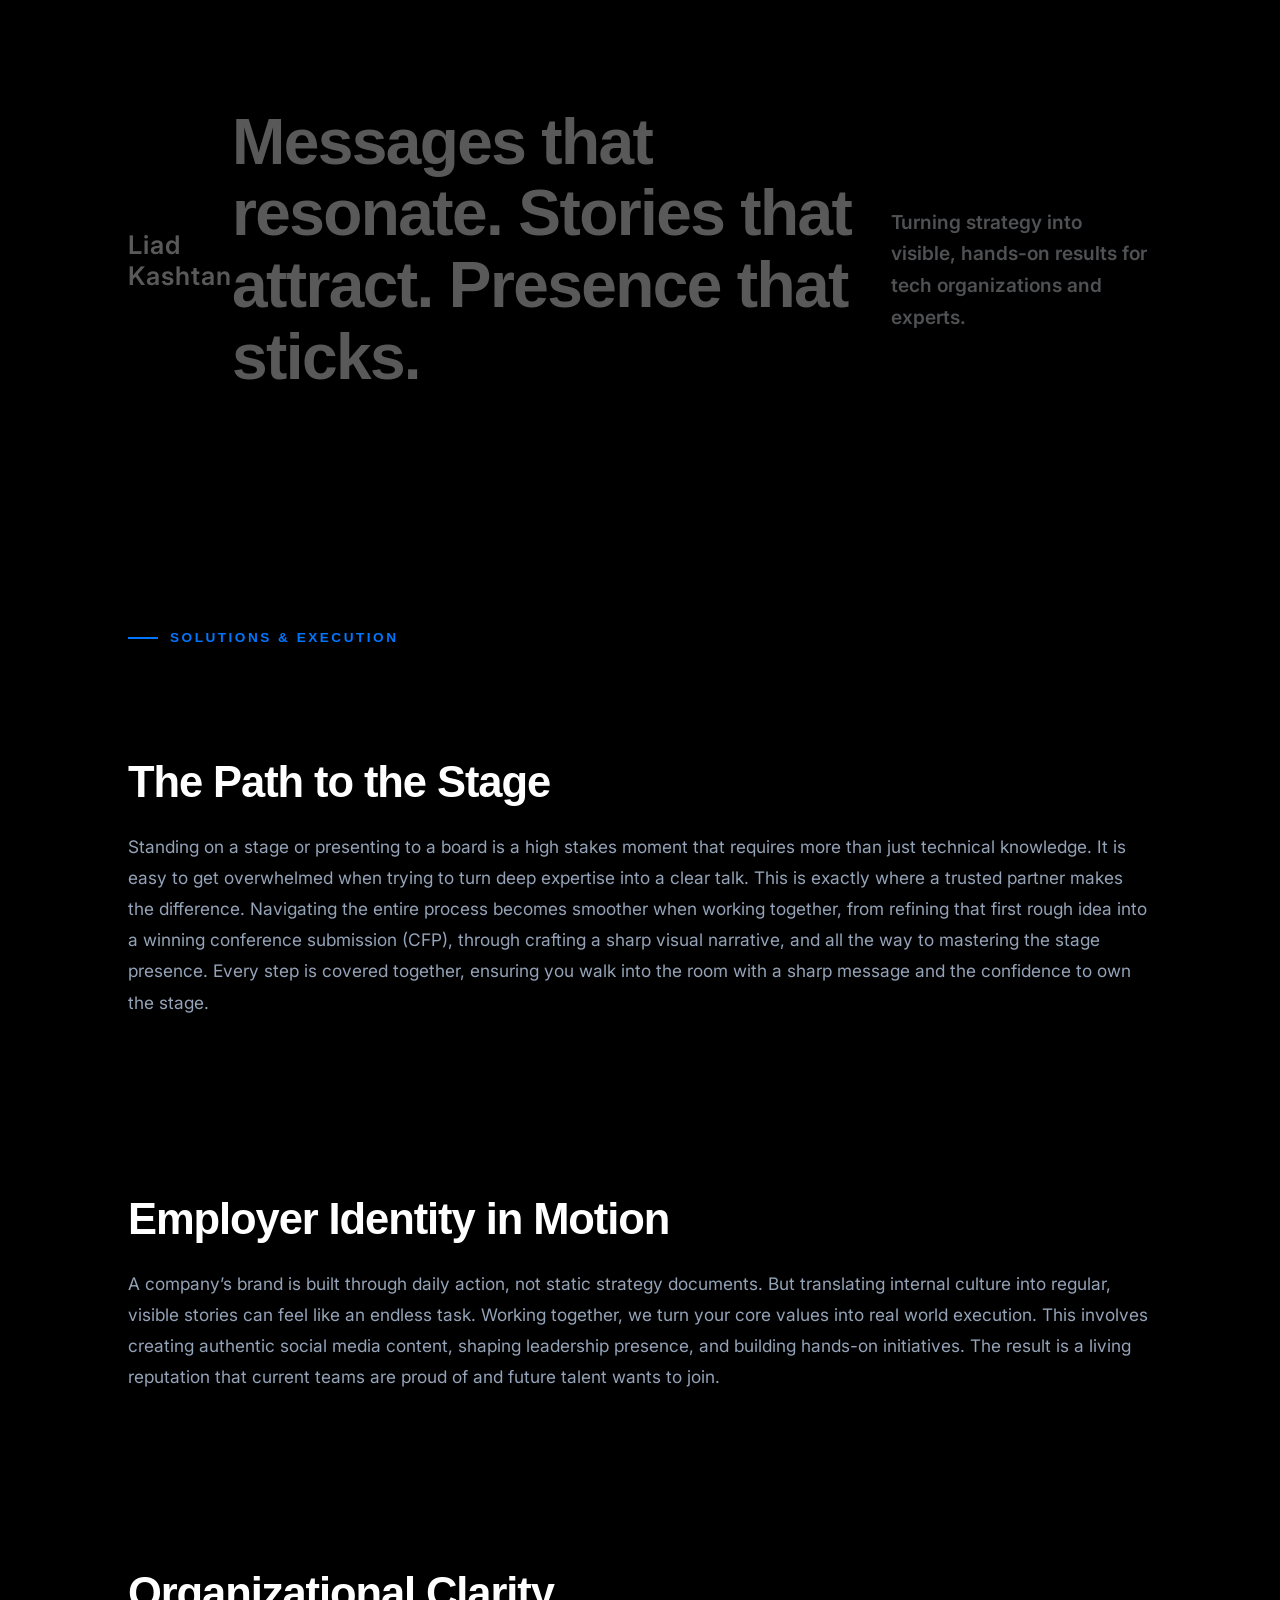
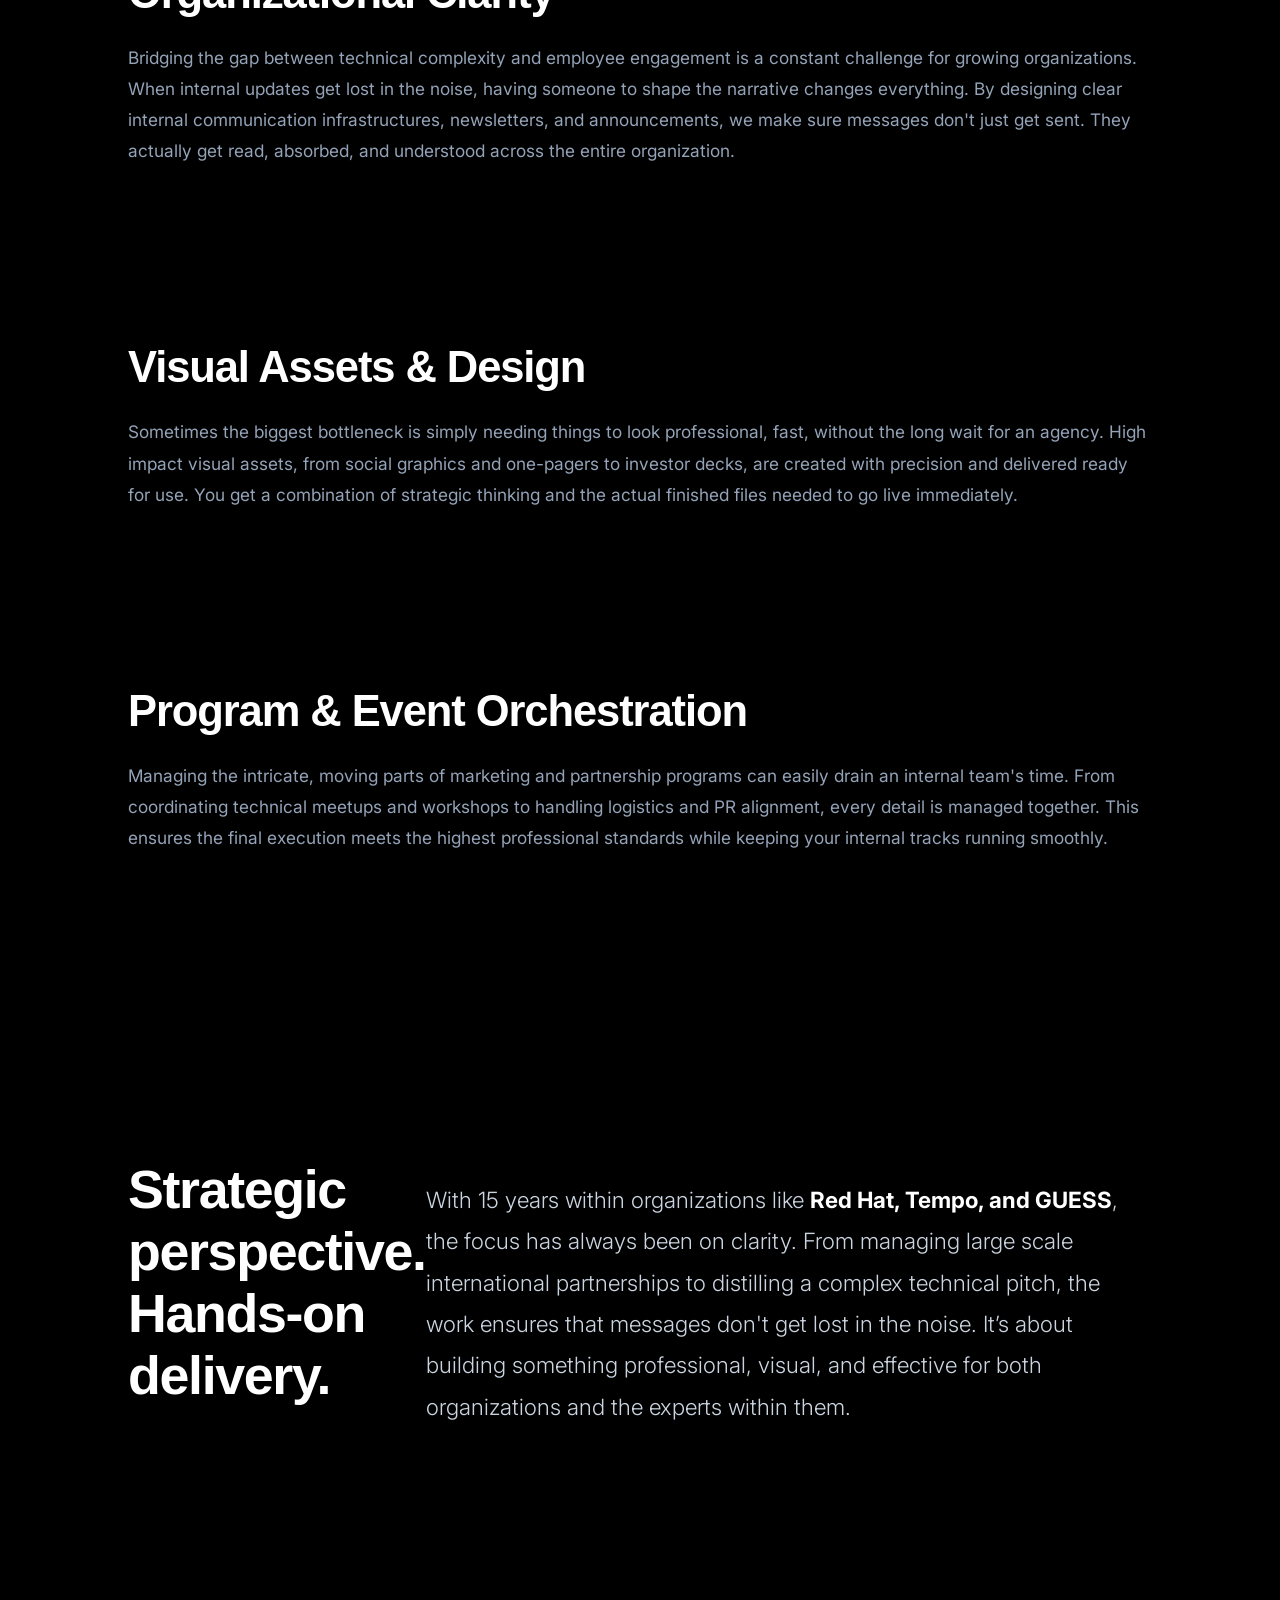
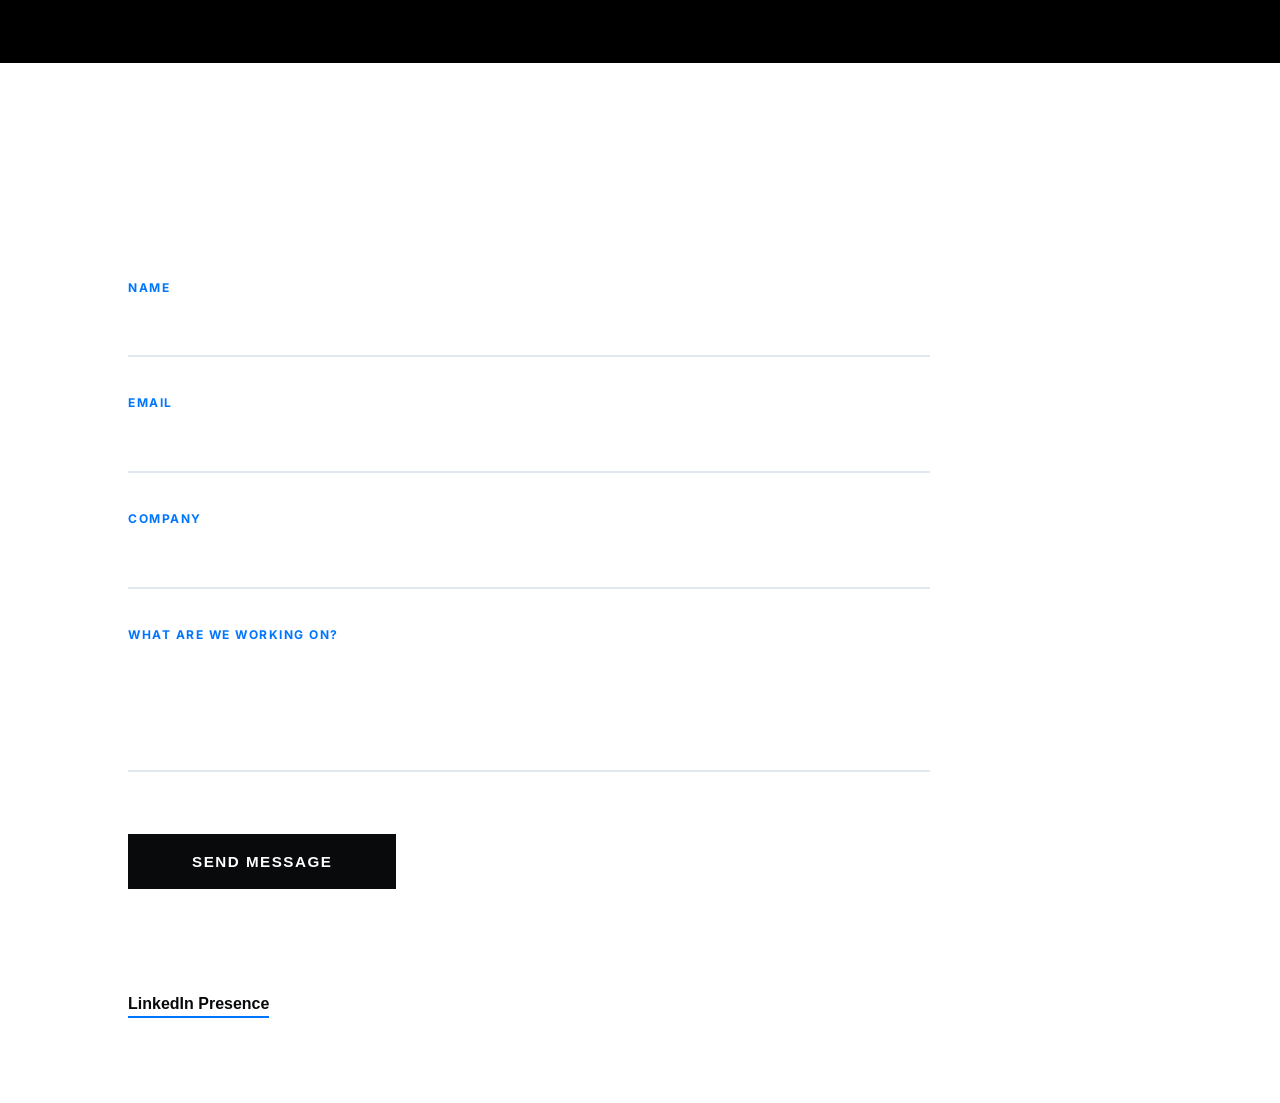
<file: index (3).html>
<!DOCTYPE html>
<html lang="en">
<head>
    <meta charset="UTF-8">
    <meta name="viewport" content="width=device-width, initial-scale=1.0">
    <title>Liad Kashtan | Tech Marketing & Content Execution</title>
    <!-- Fonts -->
    <link rel="preconnect" href="https://fonts.googleapis.com">
    <link rel="preconnect" href="https://fonts.gstatic.com" crossorigin>
    <link href="https://fonts.googleapis.com/css2?family=Cormorant+Garamond:ital,wght@0,400;0,600;1,400&family=Inter:wght@300;400;500&display=swap" rel="stylesheet">
    
    <!-- Link to external CSS file -->
    <link rel="stylesheet" href="style.css">
</head>
<body>

    <!-- Ambient Floating Color Blobs -->
    <div class="ambient-glow">
        <div class="blob blob-1"></div>
        <div class="blob blob-2"></div>
    </div>

    <!-- SECTION 1: HERO -->
    <section class="hero-section" id="hero">
        <div class="hero-brand">Liad Kashtan</div>
        <h1 class="hero-title">
            <span>Messages that resonate.</span>
            <span>Stories that attract.</span>
            Presence that sticks.
        </h1>
        <p class="hero-hook">
            Turning strategy into visible, hands-on results for tech organizations and experts.
        </p>
    </section>

    <!-- SECTION 2: EXECUTION & SOLUTIONS -->
    <section class="solutions-section" id="solutions">
        <div class="section-header">Solutions & Execution</div>
        <div class="solutions-grid">
            
            <div class="solution-block">
                <h2 class="solution-title">The Path to the Stage</h2>
                <p class="solution-desc">
                    Standing on a stage or presenting to a board is a high stakes moment that requires more than just technical knowledge. It is easy to get overwhelmed when trying to turn deep expertise into a clear talk. This is exactly where a trusted partner makes the difference. Navigating the entire process becomes smoother when working together, from refining that first rough idea into a winning conference submission (CFP), through crafting a sharp visual narrative, and all the way to mastering the stage presence. Every step is covered together, ensuring you walk into the room with a sharp message and the confidence to own the stage.
                </p>
            </div>

            <div class="solution-block">
                <h2 class="solution-title">Employer Identity in Motion</h2>
                <p class="solution-desc">
                    A company’s brand is built through daily action, not static strategy documents. But translating internal culture into regular, visible stories can feel like an endless task. Working together, we turn your core values into real world execution. This involves creating authentic social media content, shaping leadership presence, and building hands-on initiatives. The result is a living reputation that current teams are proud of and future talent wants to join.
                </p>
            </div>

            <div class="solution-block">
                <h2 class="solution-title">Organizational Clarity</h2>
                <p class="solution-desc">
                    Bridging the gap between technical complexity and employee engagement is a constant challenge for growing organizations. When internal updates get lost in the noise, having someone to shape the narrative changes everything. By designing clear internal communication infrastructures, newsletters, and announcements, we make sure messages don't just get sent. They actually get read, absorbed, and understood across the entire organization.
                </p>
            </div>

            <div class="solution-block">
                <h2 class="solution-title">Visual Assets & Design</h2>
                <p class="solution-desc">
                    Sometimes the biggest bottleneck is simply needing things to look professional, fast, without the long wait for an agency. High impact visual assets, from social graphics and one-pagers to investor decks, are created with precision and delivered ready for use. You get a combination of strategic thinking and the actual finished files needed to go live immediately.
                </p>
            </div>

            <div class="solution-block">
                <h2 class="solution-title">Program & Event Orchestration</h2>
                <p class="solution-desc">
                    Managing the intricate, moving parts of marketing and partnership programs can easily drain an internal team's time. From coordinating technical meetups and workshops to handling logistics and PR alignment, every detail is managed together. This ensures the final execution meets the highest professional standards while keeping your internal tracks running smoothly.
                </p>
            </div>

        </div>
    </section>

    <!-- SECTION 3: CONTEXT / BACKGROUND -->
    <section class="context-section" id="context">
        <h2 class="context-title">Strategic perspective. Hands-on delivery.</h2>
        <p class="context-body">
            With 15 years within organizations like <strong>Red Hat, Tempo, and GUESS</strong>, the focus has always been on clarity. From managing large scale international partnerships to distilling a complex technical pitch, the work ensures that messages don't get lost in the noise. It’s about building something professional, visual, and effective for both organizations and the experts within them.
        </p>
    </section>

    <!-- SECTION 4: CONTACT FORM -->
    <section class="contact-section" id="contact">
        <div class="contact-container">
            <h2 class="contact-title">Ready to get things moving?</h2>
            
            <!-- Replace 'YOUR_FORM_ID' with Formspree short ID -->
            <form action="https://formspree.io/f/YOUR_FORM_ID" method="POST">
                <div class="form-group">
                    <label for="name">Name</label>
                    <input type="text" id="name" name="name" required autocomplete="name">
                </div>
                
                <div class="form-group">
                    <label for="email">Email</label>
                    <input type="email" id="email" name="email" required autocomplete="email">
                </div>

                <div class="form-group">
                    <label for="company">Company</label>
                    <input type="text" id="company" name="company" autocomplete="organization">
                </div>

                <div class="form-group">
                    <label for="message">What are we working on?</label>
                    <textarea id="message" name="message" required></textarea>
                </div>

                <button type="submit" class="submit-btn">Send Message</button>
            </form>

            <footer>
                <a href="https://linkedin.com/" target="_blank" rel="noopener noreferrer">LinkedIn Presence</a>
            </footer>
        </div>
    </section>

    <!-- Scroll Tracking Engine -->
    <script>
        document.addEventListener('DOMContentLoaded', () => {
            const body = document.body;
            const solutionsSection = document.getElementById('solutions');
            const contextSection = document.getElementById('context');
            const contactSection = document.getElementById('contact');
            const solutionBlocks = document.querySelectorAll('.solution-block');

            window.addEventListener('scroll', () => {
                const scrollPos = window.scrollY + (window.innerHeight / 2);

                const inSolutions = (scrollPos >= solutionsSection.offsetTop && scrollPos < contextSection.offsetTop);
                const inContact = (scrollPos >= contactSection.offsetTop);

                if (inSolutions || inContact) {
                    body.classList.add('light-theme');
                } else {
                    body.classList.remove('light-theme');
                }

                solutionBlocks.forEach(block => {
                    const blockTop = block.getBoundingClientRect().top + window.scrollY;
                    if (window.scrollY + (window.innerHeight * 0.85) > blockTop) {
                        block.classList.add('visible');
                    }
                });
            });

            window.dispatchEvent(new Event('scroll'));
        });
    </script>
</body>
</html>
</file>
<file: style.css>
:root {
    --bg-dark: #000000;
    --text-light: #ffffff;
    --bg-light: #ffffff; /* pure white background as requested */
    --text-dark: #090a0c;
    --text-muted: #64748b;
    --accent-blue: #0076ff; /* electric/steel blue branding */
    --accent-blue-light: rgba(0, 118, 255, 0.04);
    --card-border: rgba(0, 118, 255, 0.07);
}

* {
    box-sizing: border-box;
    margin: 0;
    padding: 0;
}

body {
    font-family: 'Inter', sans-serif;
    background-color: var(--bg-dark);
    color: var(--text-light);
    overflow-x: hidden;
    transition: background-color 0.4s cubic-bezier(0.25, 1, 0.5, 1), color 0.4s cubic-bezier(0.25, 1, 0.5, 1);
    -webkit-font-smoothing: antialiased;
}

/* Typography matching the crisp geometric look of modern high-end agencies */
h1, h2, h3 {
    font-family: 'Plus Jakarta Sans', sans-serif;
    font-weight: 700;
    line-height: 1.15;
    letter-spacing: -0.025em;
}

section {
    position: relative;
    padding: 90px 10%;
    z-index: 2;
}

body.light-theme {
    background-color: var(--bg-light);
    color: var(--text-dark);
}

/* SECTION 1: HERO WITH VIDEO BACKGROUND */
.hero-section {
    position: relative;
    background-color: #000000 !important;
    color: var(--text-light);
    min-height: 60vh;
    display: flex;
    align-items: center;
    justify-content: flex-start;
    padding: 60px 10%;
    overflow: hidden;
}

.hero-video {
    position: absolute;
    top: 50%;
    left: 63%;
    min-width: 130%;
    min-height: 100%;
    width: auto;
    height: auto;
    z-index: 1;
    transform: translate(-50%, -50%);
    object-fit: cover;
    background-color: #000000 !important; /* Hides the gray loop transition frame inside the player */
}

/* 65% dark transparent layer to make the video sit in the background */
.hero-section::before {
    content: '';
    position: absolute;
    top: 0;
    left: 0;
    width: 100%;
    height: 100%;
    background: rgba(0, 0, 0, 0.65) !important;
    z-index: 2;
}

.hero-container {
    position: relative;
    z-index: 3;
    display: block;
    width: 100%;
    max-width: 850px;
}
.hero-brand {
    font-size: 1.6rem !important; /* הגדלת הפונט */
    font-weight: 600;
    text-transform: none !important; /* ביטול האותיות הגדולות הכפויות */
    letter-spacing: 1px;
    margin-bottom: 20px;
    color: var(--text-light);
}

.hero-title {
    font-size: clamp(2.5rem, 5vw, 4.4rem);
    font-weight: 800;
    margin-bottom: 2.5rem;
    line-height: 1.12;
}

.hero-title span.highlight {
    color: var(--accent-blue);
}

.hero-hook {
    font-size: clamp(1.1rem, 1.5vw, 1.35rem);
    font-weight: 600;
    max-width: 880px;
    color: #e2e8f0;
    line-height: 1.65;
}
/* SECTION 2: SOLUTIONS */
.solutions-section {
    background: transparent;
}

.section-container {
    max-width: 1400px;
    margin: 0 auto;
}

.section-header {
    font-family: 'Plus Jakarta Sans', sans-serif;
    font-size: 0.85rem;
    font-weight: 700;
    text-transform: uppercase;
    letter-spacing: 2.5px;
    margin-bottom: 7rem;
    color: var(--accent-blue);
    display: flex;
    align-items: center;
    gap: 12px;
}

.section-header::before {
    content: '';
    width: 30px;
    height: 2px;
    background-color: var(--accent-blue);
}

.solutions-grid {
    display: flex;
    flex-direction: column;
    gap: 11rem;
}

.solution-card {
    display: flex !important;
    flex-direction: row !important;
    align-items: center;
    justify-content: space-between;
    gap: 40px;
    margin-bottom: 60px;
}

.card-content, .card-media {
    flex: 1 !important;
    width: 50% !important;
}

.solution-card.row-reverse {
    flex-direction: row-reverse !important;
}

.solution-card.visible {
    opacity: 1;
    transform: translateY(0);
}

.solution-title {
    font-size: clamp(2rem, 3.4vw, 3rem);
    font-weight: 700;
    margin-bottom: 1.5rem;
    color: var(--text-dark);
}

body:not(.light-theme) .solution-title {
    color: var(--text-light);
}

.solution-desc {
    font-size: clamp(1.05rem, 1.35vw, 1.2rem);
    line-height: 1.8;
    font-weight: 400;
    color: #475569;
}

body:not(.light-theme) .solution-desc {
    color: #94a3b8;
}

.card-media {
    height: 48vh;
    overflow: hidden;
    border-radius: 6px;
    box-shadow: 0 15px 35px rgba(0, 0, 0, 0.03);
    border: 1px solid var(--card-border);
}

.card-media img {
    width: 100%;
    height: 100%;
    object-fit: cover;
    transition: transform 0.7s cubic-bezier(0.25, 1, 0.5, 1);
    /* DESIGN UPDATES: FONTS AND UPPERCASE FIXES */
.hero-brand {
    font-size: 1.8rem !important;
    font-weight: 600;
    text-transform: none !important;
    letter-spacing: 1px;
    margin-bottom: 20px;
    color: var(--text-light);
}

.solutions-section h2, .section-title, .section-header {
    font-size: 3.5rem !important;
    text-transform: none !important;
    margin-bottom: 40px;
}
}

.solution-card:hover .card-media img {
    transform: scale(1.025);
}

/* SECTION 3: CONTEXT / BACKGROUND */
.context-section {
    background-color: var(--bg-dark);
    color: var(--text-light);
    min-height: 80vh;
    display: flex;
    align-items: center;
}

.context-container {
    max-width: 950px;
}

.context-title {
    font-size: clamp(2.2rem, 4.2vw, 3.8rem);
    margin-bottom: 2.5rem;
    font-weight: 800;
}

.context-body {
    font-size: clamp(1.2rem, 1.9vw, 1.4rem);
    line-height: 1.85;
    font-weight: 300;
    color: #cbd5e1;
}

.context-body strong {
    font-weight: 700;
    color: var(--text-light);
}

/* SECTION 4: CONTACT */
.contact-section {
    min-height: 100vh;
    display: flex;
    align-items: center;
    background-color: var(--bg-light);
}

.contact-wrapper {
    max-width: 650px;
    width: 100%;
}

.contact-title {
    font-size: clamp(2.4rem, 4.8vw, 4rem);
    margin-bottom: 3.5rem;
    font-weight: 800;
}

form {
    display: flex;
    flex-direction: column;
    gap: 2.4rem;
}

.form-group {
    display: flex;
    flex-direction: column;
    gap: 0.6rem;
}

.form-group label {
    font-size: 0.75rem;
    text-transform: uppercase;
    letter-spacing: 1.5px;
    color: var(--accent-blue);
    font-weight: 700;
}

.form-group input, .form-group textarea {
    font-family: 'Inter', sans-serif;
    background: transparent;
    border: none;
    border-bottom: 2px solid #e2e8f0;
    padding: 0.9rem 0;
    font-size: 1.15rem;
    color: var(--text-dark);
    outline: none;
    transition: border-color 0.3s ease;
}

.form-group input:focus, .form-group textarea:focus {
    border-bottom: 2px solid var(--accent-blue);
}

textarea {
    resize: none;
    height: 120px;
}

.submit-btn {
    font-family: 'Plus Jakarta Sans', sans-serif;
    align-self: flex-start;
    background-color: var(--text-dark);
    color: var(--bg-light); /* true crisp white */
    border: none;
    padding: 1.2rem 4rem;
    font-size: 0.95rem;
    text-transform: uppercase;
    letter-spacing: 1.5px;
    font-weight: 700;
    cursor: pointer;
    transition: background-color 0.3s ease, transform 0.2s ease;
    margin-top: 1.5rem;
}

.submit-btn:hover {
    background-color: var(--accent-blue);
    transform: translateY(-3px);
}

footer {
    margin-top: 6.5rem;
    font-size: 1rem;
}

footer a {
    color: var(--text-dark);
    text-decoration: none;
    font-family: 'Plus Jakarta Sans', sans-serif;
    font-weight: 700;
    border-bottom: 2px solid var(--accent-blue);
    padding-bottom: 4px;
    transition: opacity 0.3s ease;
}

footer a:hover {
    opacity: 0.6;
}

@media (max-width: 992px) {
    .hero-container {
        grid-template-columns: 1fr;
        gap: 3.5rem;
    }
    .hero-image-block {
        height: 48vh;
    }
    .solution-card, .solution-card.row-reverse {
        grid-template-columns: 1fr;
        gap: 2.5rem;
        direction: ltr;
    }
    .card-media {
        height: 36vh;
        grid-row: 1;
    }
    section {
        padding: 90px 6%;
    }
    .solutions-grid {
/* SMOOTH CONTINUOUS SCROLL GRADIENT MIGRATION */
.solutions-section {
    background: linear-gradient(to bottom, #000000 0%, #111215 25%, #ffffff 60%, #ffffff 100%) !important;
    transition: none !important;
}

/* Ensure typography adapts to the dark-to-light gradient zones natively */
.solutions-section .solution-card:nth-child(1) .solution-title,
.solutions-section .solution-card:nth-child(2) .solution-title {
    color: #ffffff !important;
}

.solutions-section .solution-card:nth-child(1) .solution-desc,
.solutions-section .solution-card:nth-child(2) .solution-desc {
    color: #94a3b8 !important;
}

.solutions-section .solution-card:nth-child(3) .solution-title,
.solutions-section .solution-card:nth-child(4) .solution-title,
.solutions-section .solution-card:nth-child(5) .solution-title {
    color: #000000 !important;
}

.solutions-section .solution-card:nth-child(3) .solution-desc,
.solutions-section .solution-card:nth-child(4) .solution-desc,
.solutions-section .solution-card:nth-child(5) .solution-desc {
    color: #475569 !important;
}

/* ENERGETIC LIVE ENTRANCE ANIMATION FOR ALL IMAGES */
.card-media {
    opacity: 0;
    transform: scale(0.9) translateY(50px);
    transition: transform 1.3s cubic-bezier(0.25, 1, 0.5, 1), opacity 1.3s ease-in-out;
}

.solution-card.visible .card-media {
    opacity: 1;
    transform: scale(1) translateY(0);
}

.card-media img {
    transform: scale(1.15);
    transition: transform 1.5s cubic-bezier(0.25, 1, 0.5, 1);
}

.solution-card.visible .card-media img {
    transform: scale(1);
}

.card-media img:hover {
    transform: scale(1.06);
}
        /* ALIVE AND BREATHING IMAGES EFFECT */

/* 1. Base state of the image wrapper before scrolling */
.card-media {
    opacity: 0;
    transform: translateY(30px) scale(0.95);
    transition: transform 1.2s cubic-bezier(0.25, 1, 0.5, 1), opacity 1.2s ease-in-out;
}

/* 2. When scrolled into view, trigger the entrance and start the infinite breathing cycle */
.solution-card.visible .card-media {
    opacity: 1;
    transform: translateY(0) scale(1);
    animation: breatheSlowly 8s ease-in-out infinite alternate;
    animation-delay: 1.2s; /* Starts breathing right after the entrance animation finishes */
}

/* 3. The inner image transition setup */
.card-media img {
    width: 100%;
    height: 100%;
    object-fit: cover;
    transition: transform 1s ease-in-out;
}

/* 4. Subtle micro-movement when the user hovers their mouse directly over an image */
.card-media img:hover {
    transform: scale(1.04);
}

/* 5. The infinite breathing animation formula */
@keyframes breatheSlowly {
    0% {
        transform: scale(1) translateY(0);
        box-shadow: 0 15px 35px rgba(0, 0, 0, 0.03);
    }
    50% {
        transform: scale(1.02) translateY(-4px); /* Gently expands and lifts up */
        box-shadow: 0 20px 40px rgba(0, 0, 0, 0.07); /* Dynamic soft shadow movement */
    }
    100% {
        transform: scale(1) translateY(0);
        box-shadow: 0 15px 35px rgba(0, 0, 0, 0.03);
    }
}
</file>
